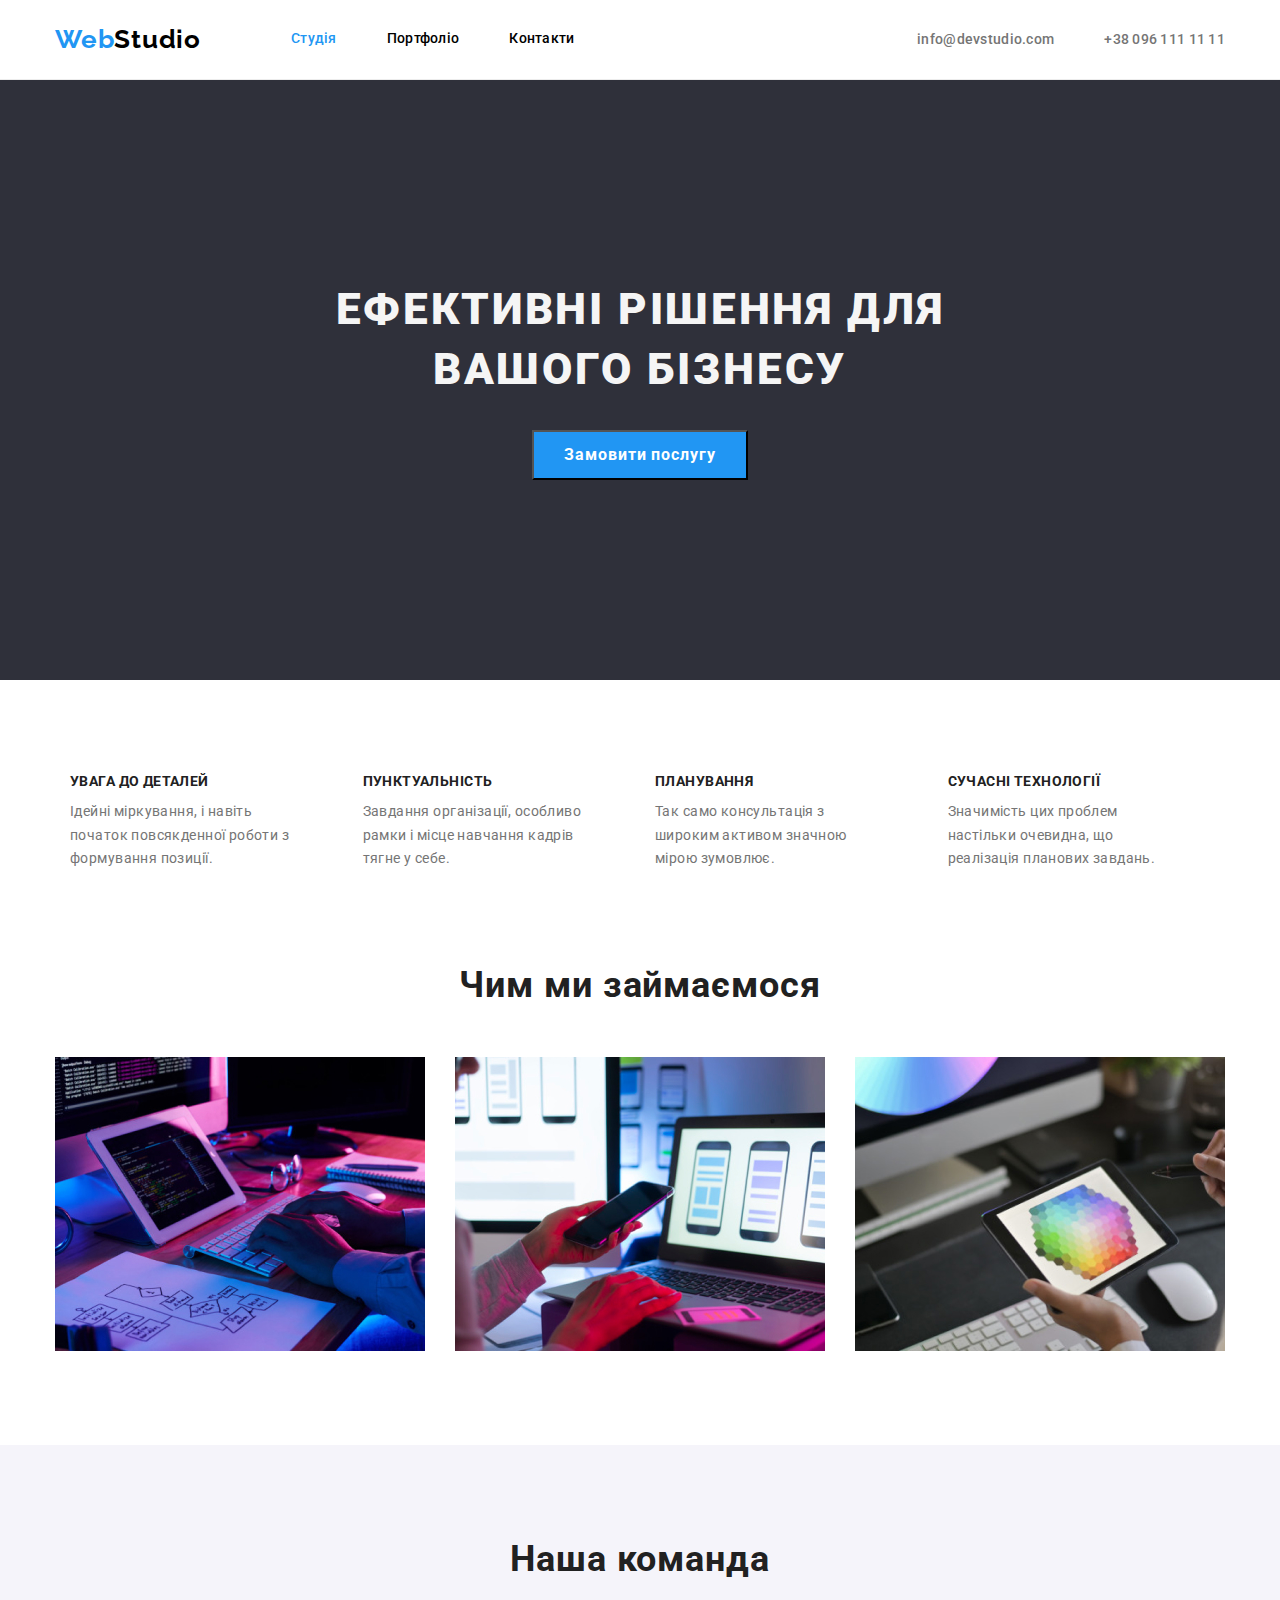
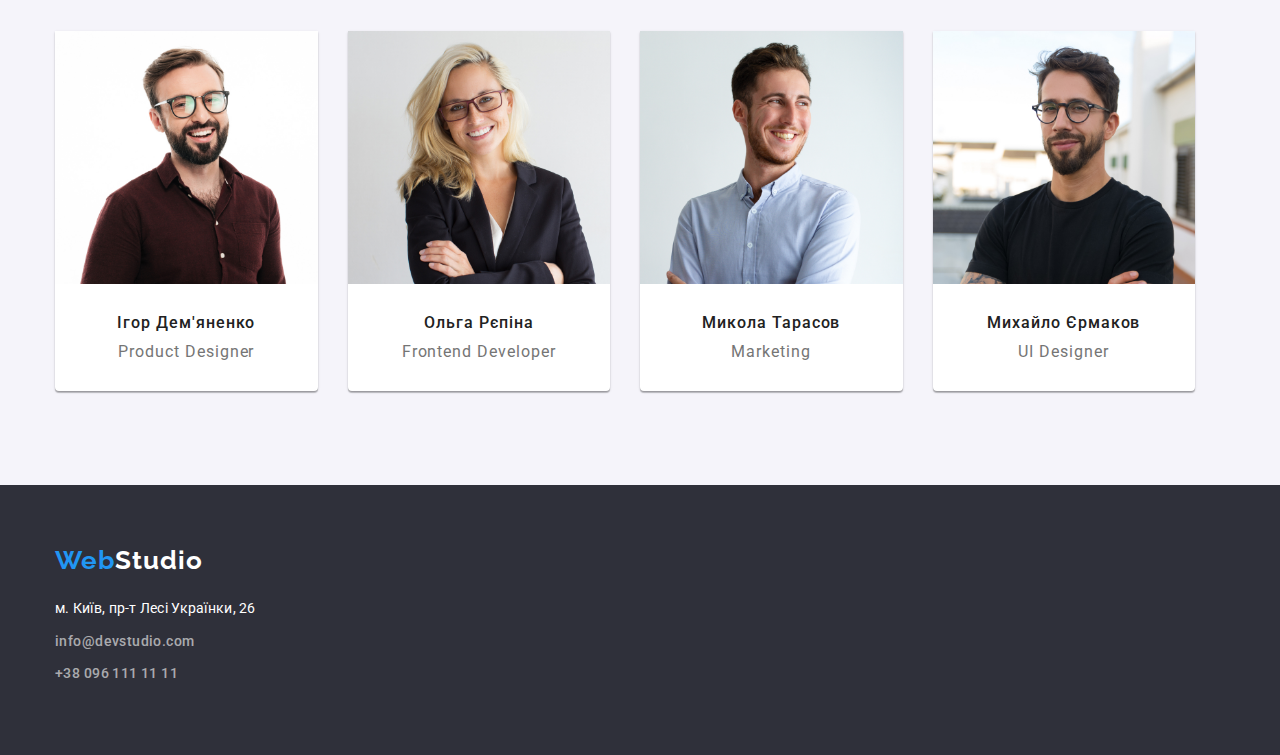
<file: index.html>
<!DOCTYPE html>
<html lang="uk">
  <head>
    <meta charset="UTF-8">
    <meta http-equiv="X-UA-Compatible" content="IE=edge">
    <meta name="viewport" content="width=device-width, initial-scale=1.0">
    <title>WebStudioPolina</title> 
    <link href="https://fonts.googleapis.com/css2?family=Raleway:wght@700&family=Roboto:wght@400;500;700;900&display=swap" rel="stylesheet">
    <link rel="stylesheet" href="https://cdn.jsdelivr.net/npm/modern-normalize@1.1.0/modern-normalize.min.css">
    <link rel="stylesheet" href="./css/styles.css">
    <link rel="stylesheet" href="./css/tads.css">
  </head>
  <body>
    <header class="header">
      <!--header-->
          <div class="container main-nav">
            <nav class="main-nav">
              <a href="#" class="logo">Web<span class="studio">Studio</span></a>
              <ul class="site-nav flex list">
                <li class="item"><a href="./index.html" class="link current">Студія</a></li>
                <li class="item"><a href="./portfolio.html" class="link">Портфоліо</a></li>
                <li class="item"><a href="" class="link">Контакти</a></li>
              </ul>
            </nav>
            <ul class="contacts auth-nav">
              <li class="item"><a href="mailto:info@devstudio.com" class="contact">info@devstudio.com</a></li>
              <li class="item"><a href="tel:+380961111111" class="contact">+38 096 111 11 11</a></li>
            </ul>
          </div>
    </header>
    <main class="main-content">
      <!--main-->
      <section class="hero">
        <!--hero-->
            <div class="container">
              <h1 class="hero-title">Ефективні рішення для вашого бізнесу</h1>
              <button type="button" class="button-primary-hero">Замовити послугу</button>
            </div>
      </section>
        <section class="section">
          <!--about-->
            <div class="container">
                <h2 class="visually-hidden">about</h2>
              <ul class="working">
                <li class="inventory">
                  <h3 class="section-title">УВАГА ДО ДЕТАЛЕЙ</h3>
                  <p class="section-texts">
                    Ідейні міркування, і навіть початок повсякденної роботи з
                    формування позиції.
                  </p>
                </li>
                <li class="inventory">
                  <h3 class="section-title">ПУНКТУАЛЬНІСТЬ</h3>
                  <p class="section-texts">
                    Завдання організації, особливо рамки і місце навчання кадрів тягне
                    у себе.
                  </p>
                </li>
                <li class="inventory">
                  <h3 class="section-title">ПЛАНУВАННЯ</h3>
                  <p class="section-texts">
                    Так само консультація з широким активом значною мірою зумовлює.
                  </p>
                </li>
                <li class="inventory">
                  <h3 class="section-title">СУЧАСНІ ТЕХНОЛОГІЇ</h3>
                  <p class="section-texts">
                    Значимість цих проблем настільки очевидна, що реалізація планових
                    завдань.
                  </p>
                </li>
              </ul>
            </div>
        </section>
        <section class="work-studio">
          <!--work-->
          <div class="studio-photo container">
              <h2 class="section-titles">Чим ми займаємося</h2>
              <ul class="section-photo">
                <li class="section-photo-img"><img src="./imeges/img/comp.jpg" width="370" alt="photo laptop"></li>
                <li class="section-photo-img"><img src="./imeges/img/tell.jpg" width="370" alt="photo mobaile"></li>
                <li class="section-photo-img"><img src="./imeges/img/color.jpg" width="370" alt="photo table"></li>
              </ul>
          </div>
        </section>
      <section class="team-color section">
        <!--team-->
        <div class="container">
            <h2 class="section-teams">Наша команда</h2>
            <ul class="team-pic">
              <li class="team-roster">
                <img src="./imeges/img/img-3.jpg" width="270" alt="team Igor Demyanenko">
                <div class="team-names">
                  <h3 class="section-team">Ігор Дем'яненкo</h3>
                  <p class="team-text">Product Designer</p>
                </div>
              </li>
              <li class="team-roster">
                <img src="./imeges/img/img-2.jpg" width="270" alt="team Olga Repina">
                <div class="team-names">
                  <h3 class="section-team">Ольга Рєпіна</h3>
                  <p class="team-text">Frontend Developer</p>
                </div>
              </li>
              <li class="team-roster">
                <img src="./imeges/img/img-1.jpg" width="270" alt="team Mikola Tarasov">
                <div class="team-names">
                  <h3 class="section-team">Микола Тарасов</h3>
                  <p class="team-text">Marketing</p>
                </div>
              </li>
              <li class="team-roster">
                <img src="./imeges/img/img.jpg" width="270" alt="team Mikhailo Yermakov">
                <div class="team-names">
                  <h3 class="section-team">Михайло Єрмаков</h3>
                  <p class="team-text">UI Designer</p>
                </div>
              </li>
            </ul>
        </div>
      </section>
    </main>
    <footer class="footer"> <!--footer-->
          <div class="container">
            <address> 
                  <a href="#" class="logo-title">Web<span class="studio-title">Studio</span></a>
                        <ul class="site-nav items">
                            <li class="footer-navig"><a href="https://www.google.com/maps/place/%D0%B1%D1%83%D0%BB%D1%8C%D0%B2%D0%B0%D1%80+%D0%9B%D0%B5%D1%81%D1%96+%D0%A3%D0%BA%D1%80%D0%B0%D1%97%D0%BD%D0%BA%D0%B8,+26,+%D0%9A%D0%B8%D1%97%D0%B2,+%D0%A3%D0%BA%D1%80%D0%B0%D1%97%D0%BD%D0%B0,+02000/@50.4265807,30.5361971,17z/data=!3m1!4b1!4m5!3m4!1s0x40d4cf0e033ecbe9:0x57a4dffefec77da0!8m2!3d50.4265807!4d30.5383858" class="navigation"
                                    target="_blank" rel="noreferrer noopener">м. Київ, пр-т Лесі Українки, 26</a></li>
                            <li class="footer-navig"><a href="mail:info@devstudio.com" class="item">info@devstudio.com</a></li>
                            <li class="footer-navig"><a href="tell:+380961111111" class="item">+38 096 111 11 11</a></li>
                        </ul>
              </address>
          </div>
    </footer>
  </body>
</html>
</file>
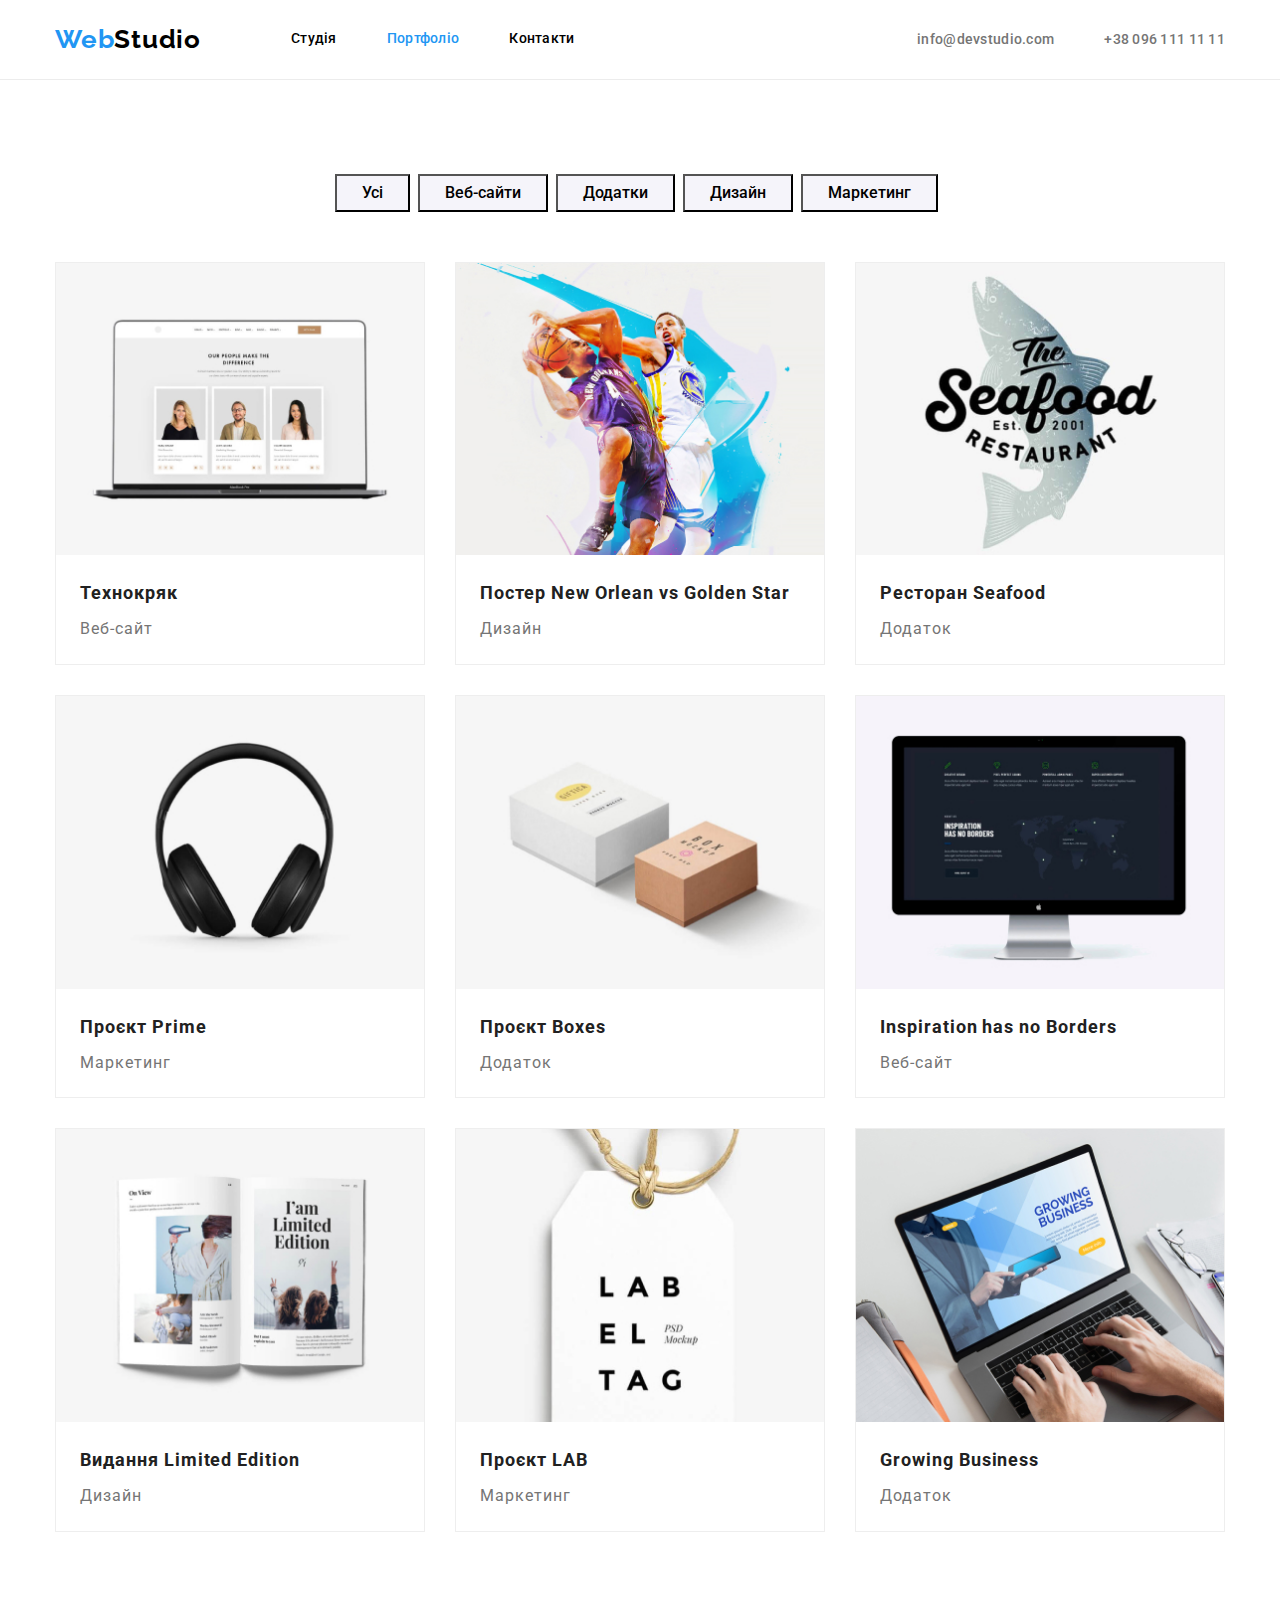
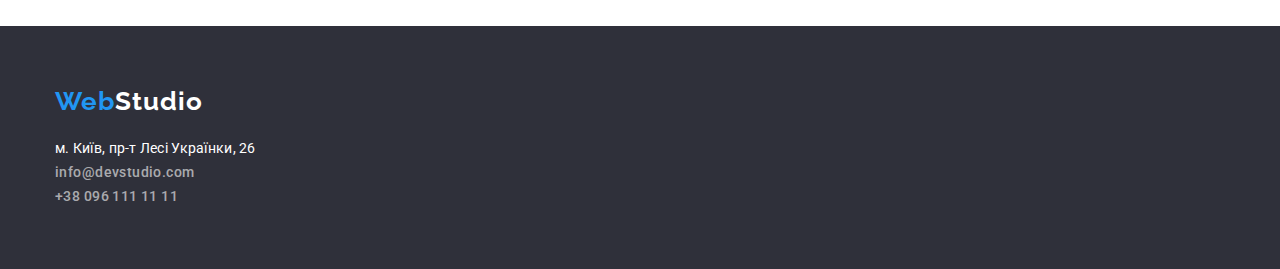
<file: portfolio.html>
<!DOCTYPE html>
<html lang="uk">

<head>
    <meta charset="UTF-8">
    <meta http-equiv="X-UA-Compatible" content="IE=edge">
    <meta name="homework2" content="width=device-width, initial-scale=1.0">
    <title>WebStudioPolina</title>
    <link href="https://fonts.googleapis.com/css2?family=Raleway:wght@700&family=Roboto:wght@400;500;700;900&display=swap" rel="stylesheet"> 
    <link rel="stylesheet" href="https://cdn.jsdelivr.net/npm/modern-normalize@1.1.0/modern-normalize.min.css">
    <link rel="stylesheet" href="./css/styles.css">
    <link rel="stylesheet" href="./css/tads.css">
</head>

<body>
    <header class="header"> <!--header-->
                <div class="container main-nav">
                    <nav class="main-nav">
                        <a href="#" class="logo">Web<span class="studio">Studio</span></a>
                        <ul class="site-nav flex list">
                            <li class="item"><a href="./index.html" class="link">Студія</a></li>
                            <li class="item"><a href="./portfolio.html" class="link current">Портфоліо</a></li>
                            <li class="item"><a href="" class="link">Контакти</a></li>
                        </ul>
                    </nav>
                    <ul class="contacts auth-nav">
                        <li class="item"><a href="mailto:info@devstudio.com" class="contact">info@devstudio.com</a></li>
                        <li class="item"><a href="tel:+380961111111" class="contact">+38 096 111 11 11</a></li>
                    </ul>
                </div>
    </header>
        <main>
            <section class="section"> <!--section-->
                <div class="container">
                        <h1 class="visually-hidden">section</h1>
                        <div class="marg-button">
                            <ul class="all-button">
                                <li button-item><button type="button" class="button-primary">Усі</button></li>
                                <li button-item><button type="button" class="button-primary">Веб-сайти</button></li>
                                <li button-item><button type="button" class="button-primary">Додатки</button></li>
                                <li button-item><button type="button" class="button-primary">Дизайн</button></li>
                                <li button-item><button type="button" class="button-primary">Маркетинг</button></li>
                            </ul>
                        </div>
                        <ul class="project">
                            <li class="gallery">
                                <img src="./imeges/img2/img(1).jpg" width="370" alt="web-site">
                                <div class="card">
                                    <h2 class="section-caption">Технокряк</h2>
                                    <p class="section-dest">Веб-сайт</p>
                                </div>
                            </li>
                            <li class="gallery">
                                <img src="./imeges/img2/img(2).jpg" width="370" alt="styling">
                                <div class="card">
                                    <h2 class="section-caption">Постер New Orlean vs Golden Star</h2>
                                    <p class="section-dest">Дизайн</p>
                                </div>
                            </li>
                            <li class="gallery">
                                <img src="./imeges/img2/img(3).jpg" width="370" alt="Addition">
                                <dic class="card">
                                    <h2 class="section-caption">Ресторан Seafood</h2>
                                    <p class="section-dest">Додаток</p>
                                </dic>
                            </li>
                            <li class="gallery">
                                <img src="./imeges/img2/img(4).jpg" width="370" alt="Marketing">
                                <div class="card">
                                    <h2 class="section-caption">Проєкт Prime</h2>
                                    <p class="section-dest">Маркетинг</p>
                                </div>
                            </li>
                            <li class="gallery">
                                <img src="./imeges/img2/img(5).jpg" width="370" alt="Boxes">
                                <div class="card">
                                    <h2 class="section-caption">Проєкт Boxes</h2>
                                    <p class="section-dest">Додаток</p>
                                </div>
                            </li>
                            <li class="gallery">
                                <img src="./imeges/img2/img(6).jpg" width="370" alt="web-site2">
                                <div class="card">
                                    <h2 class="section-caption">Inspiration has no Borders</h2>
                                    <p class="section-dest">Веб-сайт</p>
                                </div>
                            </li>
                            <li class="gallery">
                                <img src="./imeges/img2/img(7).jpg" width="370" alt="Addition2">
                                <div class="card">
                                    <h2 class="section-caption">Видання Limited Edition</h2>
                                    <p class="section-dest">Дизайн</p>
                                </div>
                            </li>
                            <li class="gallery">
                                <img src="./imeges/img2/img(8).jpg" width="370" alt="Marketing2">
                                <div class="card">
                                    <h2 class="section-caption">Проєкт LAB</h2>
                                    <p class="section-dest">Маркетинг</p>
                                </div>
                            </li>
                            <li class="gallery">
                                <img src="./imeges/img2/img(9).jpg" width="370" alt="Addition3">
                                <div class="card">
                                    <h2 class="section-caption">Growing Business</h2>
                                    <p class="section-dest">Додаток</p>
                                </div>
                            </li>
                        </ul>
                </div>
            </section>
        </main>
    <footer class="footer"> 
                <div class="container">
                    <address> 
                        <a href="#" class="logo-title">Web<span class="studio-title">Studio</span></a>
                        <ul class="site-nav items">
                            <li class=""><a href="https://www.google.com/maps/place/%D0%B1%D1%83%D0%BB%D1%8C%D0%B2%D0%B0%D1%80+%D0%9B%D0%B5%D1%81%D1%96+%D0%A3%D0%BA%D1%80%D0%B0%D1%97%D0%BD%D0%BA%D0%B8,+26,+%D0%9A%D0%B8%D1%97%D0%B2,+%D0%A3%D0%BA%D1%80%D0%B0%D1%97%D0%BD%D0%B0,+02000/@50.4265807,30.5361971,17z/data=!3m1!4b1!4m5!3m4!1s0x40d4cf0e033ecbe9:0x57a4dffefec77da0!8m2!3d50.4265807!4d30.5383858" class="navigation"
                                    target="_blank" rel="noreferrer noopener">м. Київ, пр-т Лесі Українки, 26</a></li>
                            <li class=""><a href="mail:info@devstudio.com" class="item">info@devstudio.com</a></li>
                            <li class=""><a href="tell:+380961111111" class="item">+38 096 111 11 11</a></li>
                        </ul>
                    </address>
                </div>
    </footer> 
</body>

</html>
</file>
<file: css/styles.css>
:root{
    --primary-text-color: #212121;
    --background-color:#F5F5F5;
    --title-text-color: #000000;
    --accent-color:#2196F3;
    --paragraf-color:#757575;
    --background-hero:#2F303A;
    --background-button:#F5F4FA;
    --studio-title:#FFFFFF;
}
body {
    /* background-color: var(--background-color); */
    color: var(--primary-text-color);
    font-family: Roboto, sans-serif;
    letter-spacing: 0.06em;
    font-style: normal;
}

.container {
    width: 1200px;
    margin-left: auto;
    margin-right: auto; 
    padding: 0 15px;
}
.section{
    padding-top: 94px;
    padding-bottom: 94px;
}

/* ---------------header--------------- */
.header{
    height: 80px;
    padding-bottom: 25px;
    padding-top: 24px;
    border-bottom: 1px solid #ECECEC;
}
.logo {
    color: var(--accent-color);
    font-family: Raleway, cursive;
    font-weight: 700;
    font-size: 26px;
    line-height: 1.19;
    letter-spacing: 0.03em;
}

.studio {
    color: var(--title-text-color);
    font-family: Raleway, cursive;
    font-weight: 700;
    font-size: 26px;
    line-height: 1.19;
    letter-spacing: 0.03em;
}
.logo:hover {
    color: var(--accent-color);
}

/* ---------------auth-nav--------------- */
.auth-nav {
    display: flex;
    margin-left: auto;
}

.auth-nav .item +.item {
    margin-left: 50px;
}

.main-nav{
    display: flex;
    align-items: center;
}
/* ---------------site-nav--------------- */
.site-nav.flex{
    display: flex;
    margin-left: 90px;
}

.site-nav .item + .item {
    margin-left: 50px;
}

.site-nav .link {
    display: block;


    color: var(--title-text-color);
    font-weight: 500;
    font-size: 14px;
    line-height: 1.14;
    letter-spacing: 0.02em;
}
.site-nav .link:hover, 
.site-nav .link:focus {
    color: var(--accent-color);
}

.site-nav .link.current {
    color: var(--accent-color);
} 
/* ---------------contacts--------------- */
.contacts .contact {
    color: var(--paragraf-color);
    font-weight: 500;
    font-size: 14px;
    line-height: 16px;
    letter-spacing: 0.02em;
}
.contact:hover,
.contact:focus {
    color: var(--accent-color);
}

/* ---------------hero--------------- */
.hero {
    text-align: center;
    padding: 200px 0;
    
    background-color: var(--background-hero);
}

.hero-title {
    width: 696px;
    margin: auto;
    text-align: center;
    margin-bottom: 30px;
    

    color: var(--background-color);
    font-weight: 900;
    font-size: 44px;
    line-height: 1.36;
    text-align: center;
    letter-spacing: 0.06em;
    text-transform: uppercase;
}

/* ---------------section--------------- */
.visually-hidden {
    position: absolute;
    width: 1px;
    height: 1px;
    margin: -1px;
    border: 0;
    padding: 0;

    white-space: nowrap;
    clip-path: inset(100%);
    clip: rect(0 0 0 0);
    overflow: hidden;
}

.working{
    display: flex;
}

.working:not(:last-child) {
    margin-right: 30px;
}
.section-texno{
    margin-bottom: 118px;
}

.inventory{
    width: 270px;
    margin-right: 30px;
    padding-left: 15px;
    padding-right: 15px;
}

.section-title {
    margin-bottom: 10px;

    color: var(--primary-text-color);
    font-weight: 700;
    font-size: 14px;
    line-height: 1.14;
    letter-spacing: 0.03em;
}
.section-titles {
    margin-bottom: 50px;
    /* padding: 15px 15px; */

    color: var(--primary-text-color);
    font-weight: 700;
    font-size: 36px;
    line-height: 1.16;
    text-align: center;
}
.section-photo {
    display: flex;
    flex-wrap: wrap;
}
.section-photo-img{
    width: calc((100% - 60px) / 3);
}

.section-photo-img:not(:last-child) {
    margin-right: 30px;
}
.work-studio {
    padding-bottom: 94px;
}

.team-color {
    background-color: #F5F4FA;
}
.section-texts {
    color: var(--paragraf-color);
    font-weight: 400;
    font-size: 14px;
    line-height: 1.71;
    letter-spacing: 0.03em;
}

.section-teams {
    margin-bottom: 50px;
    text-align: center;
    color: var(--brand-color);
    font-weight: 700;
    font-size: 36px;
    line-height: 1.16;
    
}

.team-pic{
    display: flex;
    flex-wrap: wrap;
    gap: 30px;
}

.team-roster {
    background: #FFFFFF;
    text-align: center;
    box-shadow: 0px 1px 3px rgba(0, 0, 0, 0.12), 0px 1px 1px rgba(0, 0, 0, 0.14), 0px 2px 1px rgba(0, 0, 0, 0.2);
    border-radius: 0px 0px 4px 4px;
    width: calc((100% - 120px) / 4);
    /* margin: 15px; */
}
.team-names {
    padding: 30px 30px;
    text-align: center;
    justify-content: center;

}

.section-team {
    margin-bottom: 10px;

    color: var(--primary-text-color) ;
    font-weight: 500;
    font-size: 16px;
    line-height: 1.18;
}

.team-text {
    color: var(--paragraf-color);
    font-weight: 400;
    font-size: 16px;
    line-height: 1.18;
}

.section-caption {
    margin-bottom: 10px;

    color: var(--primary-text-color);
    font-weight: 700;
    font-size: 18px;
    line-height: 2;
}

.section-dest{
    color: var(--paragraf-color);
    font-weight: 400;
    font-size: 16px;
    line-height: 1.8;
}

/* ---------------button--------------- */
.button-primary-hero {
    color: #FFFFFF;
    background-color: var(--accent-color);
    font-weight: 700;
    font-size: 16px;
    line-height: 1.87;
    cursor: pointer;
    letter-spacing: 0.06em;
    width: 216px;
    height: 50px;
    /* margin-top: 30px; */
}

.button-primary {
    color:  var(--title-text-color);
    background-color: #F5F4FA;
    font-weight: 500;
    font-size: 16px;
    line-height: 1.62;
    cursor: pointer;
    /* width: 125px; */
    height: 38px;
    margin-right: 8px;
    padding: 0 25px;
    
}
.button-item:not(:last-child) {
    margin-right: 8px;
}
.marg-button {
    display: flex;
    text-align: center;
    justify-content: center;
    flex-wrap: wrap;
}

.button-primary:hover,
.button-primary:focus {
    background-color: var(--accent-color);
    color: var(--background-button);
}

.all-button {
    text-align: center;
    justify-content: center;
    display: flex;
    flex-wrap: wrap;
    border-radius: 4px;
    margin-bottom: 50px;
}
/* ---------------gallery--------------- */
.project {
    display: flex;
    flex-wrap: wrap;
    /* margin-bottom: -30px;
    margin-right: -30px; */
    gap: 30px;

}
.gallery {
    border: 1px solid #EEEEEE;
    width: calc((100% - 60px) / 3);
    /* margin-right: 30px;
    margin-bottom: 30px; */
}
.project-item:not(:last-child) {
    margin-right: 30px;
}
.card {
    display: block;
    padding: 20px 24px;
    text-align: start;
}
.section-caption {
    margin-bottom: 4px;
    
    color: var(--primary-text-color);
    font-weight: 700;
    font-size: 18px;
    line-height: 2;
}


/* ---------------footer--------------- */
.footer {
    padding-bottom: 60px;
    padding-top: 60px;

    background-color: var(--background-hero);
}
.logo-title {
    color: var(--accent-color);
    font-family: Raleway, cursive;
    font-style: normal;
    font-weight: 700;
    font-size: 26px;
    line-height: 1.2;
    
}
/* .logo-title{
    margin-bottom: 20px;
} */
.site-nav.items{
    margin-top: 20px;
}

.footer-navig{
    margin-bottom: 9px;
    
}
.studio-title{
    color: var(--studio-title);
    margin-bottom: 20px;
}

.site-nav.items .navigation {
    color: var(--studio-title);
    font-weight: 400;
    font-size: 14px;
    line-height: 1.71;
    letter-spacing: 0.02em;
}

.site-nav.items .navigation:hover,
.site-nav.items.navigation:focus {
    color: var(--accent-color);
}

.site-nav.items .item {
    color: rgba(255, 255, 255, 0.6);
    font-weight: 500;
    font-size:14px;
    line-height: 1.71;
    letter-spacing: 0.03em;
}

.site-nav.items .item:hover,
.site-nav.items .item:focus {
    color: var(--accent-color);
}
</file>
<file: css/tads.css>
html {
    box-sizing: border-box;
}

*,
*::after,
*::before {
    box-sizing: inherit;
}

ul,
ol {
    padding: 0;
}

body,
h1,
h2,
h3,
h4,
h5,
h6,
p,
ul,
ol,
li,
figure,
figcaption,
blockquote,
dl,
dd {
    margin: 0;
}

ul {
    list-style: none;
}

li {
    list-style: none;
}

a {
    text-decoration: none;
}

address {
    font-style: normal;
}

input,
button,
textarea,
select {
    font: inherit;
}

img {
    max-width: 100%;
    display: block;
}
</file>
